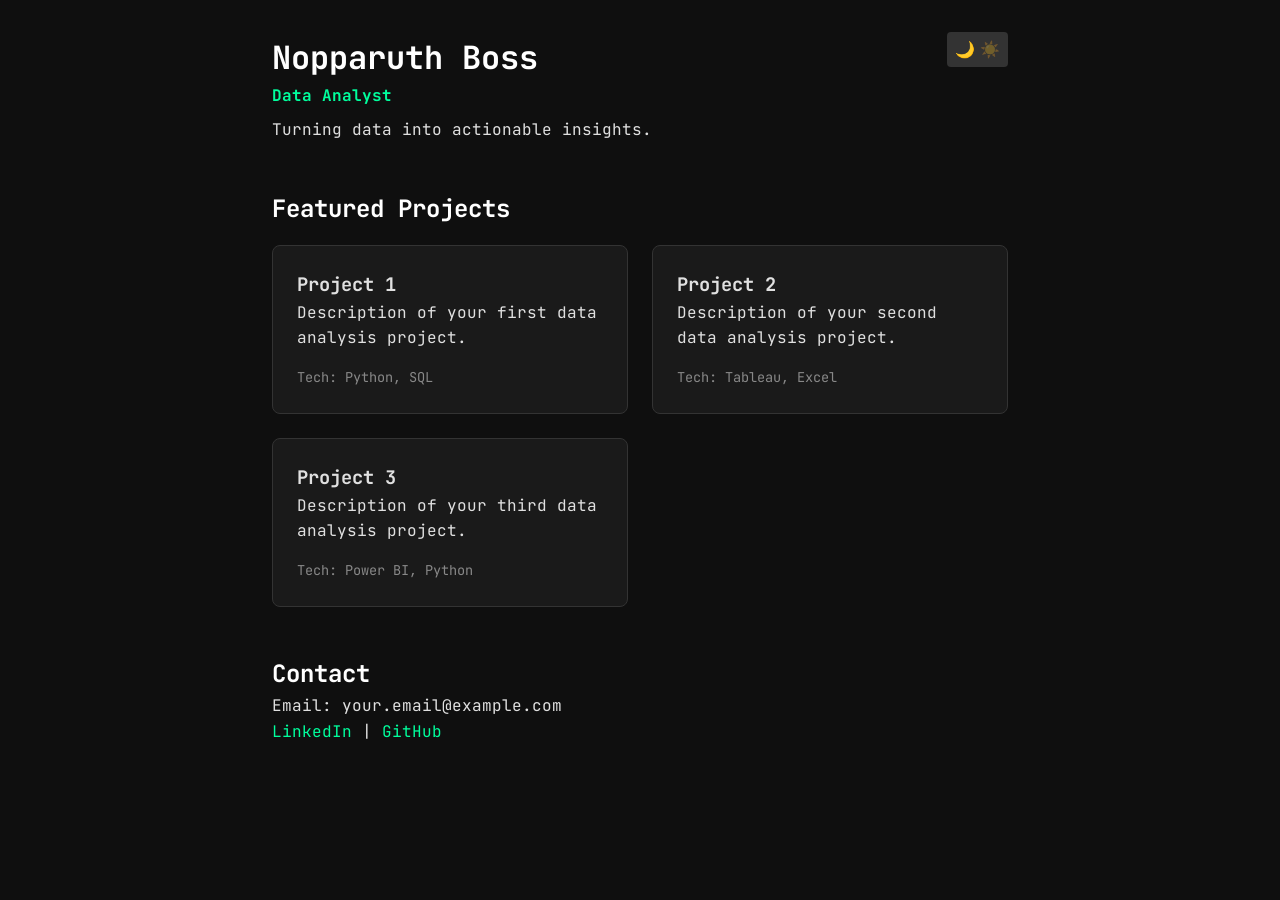
<file: index.html>
<!DOCTYPE html>
<html lang="en">
<head>
    <meta charset="UTF-8">
    <meta name="viewport" content="width=device-width, initial-scale=1.0">
    <title>Nopparuth Boss | Data Analyst</title>
    <link rel="preconnect" href="https://fonts.googleapis.com">
    <link rel="preconnect" href="https://fonts.gstatic.com" crossorigin>
    <link href="https://fonts.googleapis.com/css2?family=JetBrains+Mono:wght@400;700&display=swap" rel="stylesheet">
    <link rel="stylesheet" href="style.css">
</head>
<body>
    <header>
        <button id="theme-toggle">
            <span class="icon moon">🌙</span>
            <span class="icon sun">☀️</span>
        </button>
        <h1>Nopparuth Boss</h1>
        <p class="role">Data Analyst</p>
        <p>Turning data into actionable insights.</p>
    </header>

    <section id="projects">
        <h2>Featured Projects</h2>
        <div class="project-grid">
            <div class="project-card">
                <h3>Project 1</h3>
                <p>Description of your first data analysis project.</p>
                <p class="tech">Tech: Python, SQL</p>
            </div>
            <div class="project-card">
                <h3>Project 2</h3>
                <p>Description of your second data analysis project.</p>
                <p class="tech">Tech: Tableau, Excel</p>
            </div>
            <div class="project-card">
                <h3>Project 3</h3>
                <p>Description of your third data analysis project.</p>
                <p class="tech">Tech: Power BI, Python</p>
            </div>
        </div>
    </section>

    <section id="contact">
        <h2>Contact</h2>
        <p>Email: your.email@example.com</p>
        <p><a href="#">LinkedIn</a> | <a href="#">GitHub</a></p>
    </section>
    <script src="script.js"></script>
</body>
</html>
</file>
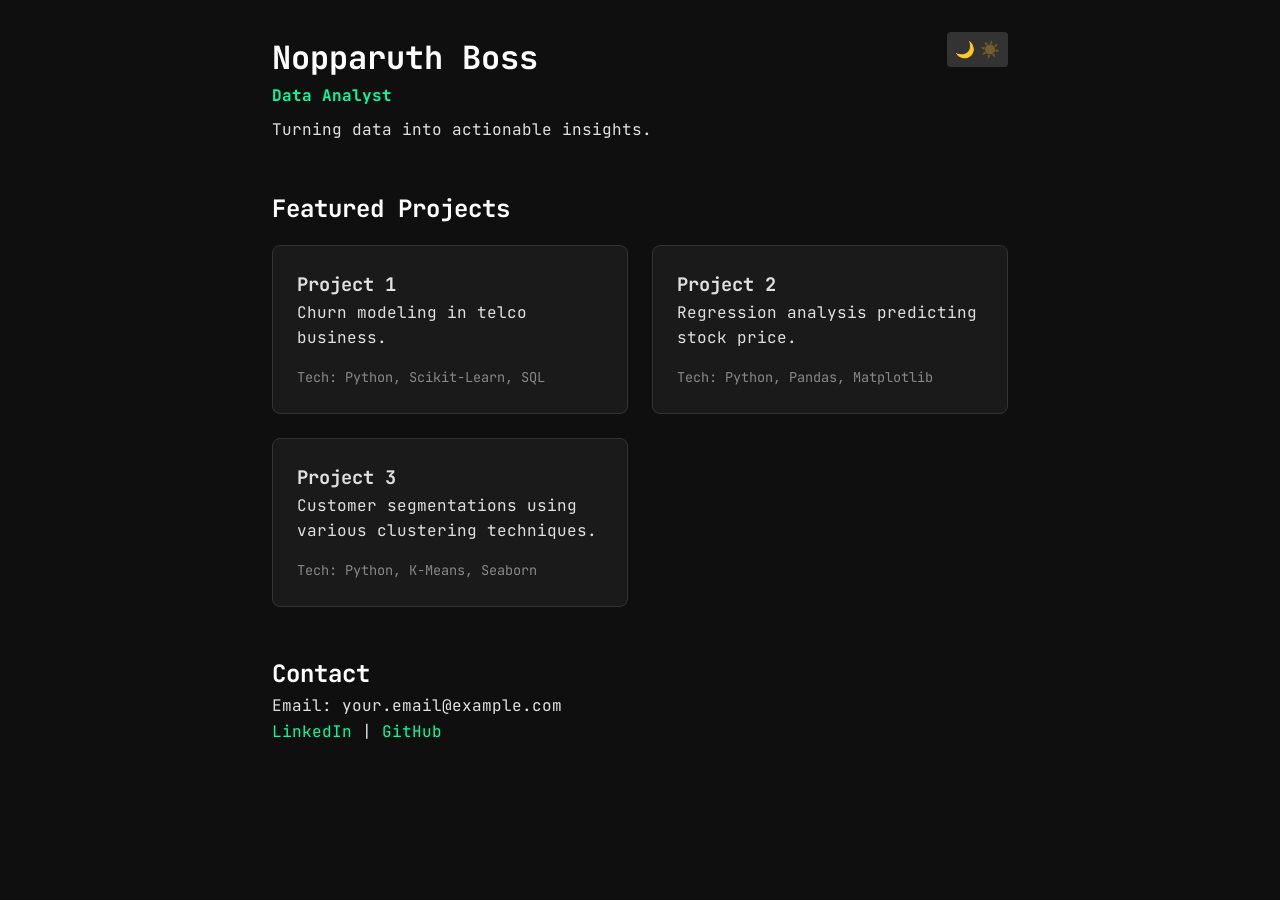
<file: docs/index.html>
<!DOCTYPE html>
<html lang="en">
<head>
    <meta charset="UTF-8">
    <meta name="viewport" content="width=device-width, initial-scale=1.0">
    <title>Nopparuth Boss | Data Analyst</title>
    <link rel="preconnect" href="https://fonts.googleapis.com">
    <link rel="preconnect" href="https://fonts.gstatic.com" crossorigin>
    <link href="https://fonts.googleapis.com/css2?family=JetBrains+Mono:wght@400;700&display=swap" rel="stylesheet">
    <link rel="stylesheet" href="style.css">
</head>
<body>
    <header>
        <button id="theme-toggle">
            <span class="icon moon">🌙</span>
            <span class="icon sun">☀️</span>
        </button>
        <h1>Nopparuth Boss</h1>
        <p class="role">Data Analyst</p>
        <p>Turning data into actionable insights.</p>
    </header>

    <section id="projects">
        <h2>Featured Projects</h2>
        <div class="project-grid">
            <div class="project-card">
                <h3>Project 1</h3>
                <p>Churn modeling in telco business.</p>
                <p class="tech">Tech: Python, Scikit-Learn, SQL</p>
            </div>
            <div class="project-card">
                <h3>Project 2</h3>
                <p>Regression analysis predicting stock price.</p>
                <p class="tech">Tech: Python, Pandas, Matplotlib</p>
            </div>
            <div class="project-card">
                <h3>Project 3</h3>
                <p>Customer segmentations using various clustering techniques.</p>
                <p class="tech">Tech: Python, K-Means, Seaborn</p>
            </div>
        </div>
    </section>

    <section id="contact">
        <h2>Contact</h2>
        <p>Email: your.email@example.com</p>
        <p><a href="#">LinkedIn</a> | <a href="#">GitHub</a></p>
    </section>
    <script src="script.js"></script>
</body>
</html>
</file>
<file: style.css>
* {
    margin: 0;
    padding: 0;
    box-sizing: border-box;
}

body {
    font-family: 'JetBrains Mono', monospace;
    background-color: #0f0f0f;
    color: #e0e0e0;
    line-height: 1.6;
    padding: 2rem;
    max-width: 800px;
    margin: 0 auto;
}

h1, h2 {
    color: #ffffff;
}

header {
    margin-bottom: 3rem;
    position: relative;
}
#theme-toggle {
    position: absolute;
    top: 0;
    right: 0;
    padding: 0.5rem;
    cursor: pointer;
    background: #333;
    border: none;
    border-radius: 4px;
    display: flex;
    gap: 5px;
}

.icon {
    font-size: 1rem;
    opacity: 0.3;
    transition: opacity 0.3s;
}

/* Active icons are bright */
body:not(.light-theme) .icon.moon { opacity: 1; }
body.light-theme .icon.sun { opacity: 1; }

/* Light Theme */
body.light-theme {
    background-color: #f4f4f4;
    color: #333;
}
...
body.light-theme #theme-toggle {
    background: #ddd;
}


body.light-theme .project-card {
    background: #fff;
    border-color: #ddd;
}

body.light-theme #theme-toggle {
    background: #ddd;
    color: #000;
}

.role {
    font-weight: bold;
    color: #00ff9d; /* Accent color for the role */
    margin-bottom: 0.5rem;
}

.project-grid {
    display: grid;
    grid-template-columns: repeat(auto-fit, minmax(250px, 1fr));
    gap: 1.5rem;
    margin-top: 1rem;
}

.project-card {
    background: #1a1a1a;
    padding: 1.5rem;
    border-radius: 8px;
    border: 1px solid #333;
}

.tech {
    font-size: 0.85rem;
    color: #888;
    margin-top: 1rem;
}

#contact {
    margin-top: 3rem;
}

a {
    color: #00ff9d;
    text-decoration: none;
}

a:hover {
    text-decoration: underline;
}
</file>
<file: docs/style.css>
* {
    margin: 0;
    padding: 0;
    box-sizing: border-box;
}

body {
    font-family: 'JetBrains Mono', monospace;
    background-color: #0f0f0f;
    color: #e0e0e0;
    line-height: 1.6;
    padding: 2rem;
    max-width: 800px;
    margin: 0 auto;
}

h1, h2 {
    color: #ffffff;
}

header {
    margin-bottom: 3rem;
    position: relative;
}
#theme-toggle {
    position: absolute;
    top: 0;
    right: 0;
    padding: 0.5rem;
    cursor: pointer;
    background: #333;
    border: none;
    border-radius: 4px;
    display: flex;
    gap: 5px;
}

.icon {
    font-size: 1rem;
    opacity: 0.3;
    transition: opacity 0.3s;
}

/* Active icons are bright */
body:not(.light-theme) .icon.moon { opacity: 1; }
body.light-theme .icon.sun { opacity: 1; }

/* Light Theme */
body.light-theme {
    background-color: #f4f4f4;
    color: #333;
}
...
body.light-theme #theme-toggle {
    background: #ddd;
}


body.light-theme .project-card {
    background: #fff;
    border-color: #ddd;
}

body.light-theme #theme-toggle {
    background: #ddd;
    color: #000;
}

.role {
    font-weight: bold;
    color: #00ff9d; /* Accent color for the role */
    margin-bottom: 0.5rem;
}

.project-grid {
    display: grid;
    grid-template-columns: repeat(auto-fit, minmax(250px, 1fr));
    gap: 1.5rem;
    margin-top: 1rem;
}

.project-card {
    background: #1a1a1a;
    padding: 1.5rem;
    border-radius: 8px;
    border: 1px solid #333;
}

.tech {
    font-size: 0.85rem;
    color: #888;
    margin-top: 1rem;
}

#contact {
    margin-top: 3rem;
}

a {
    color: #00ff9d;
    text-decoration: none;
}

a:hover {
    text-decoration: underline;
}
</file>
